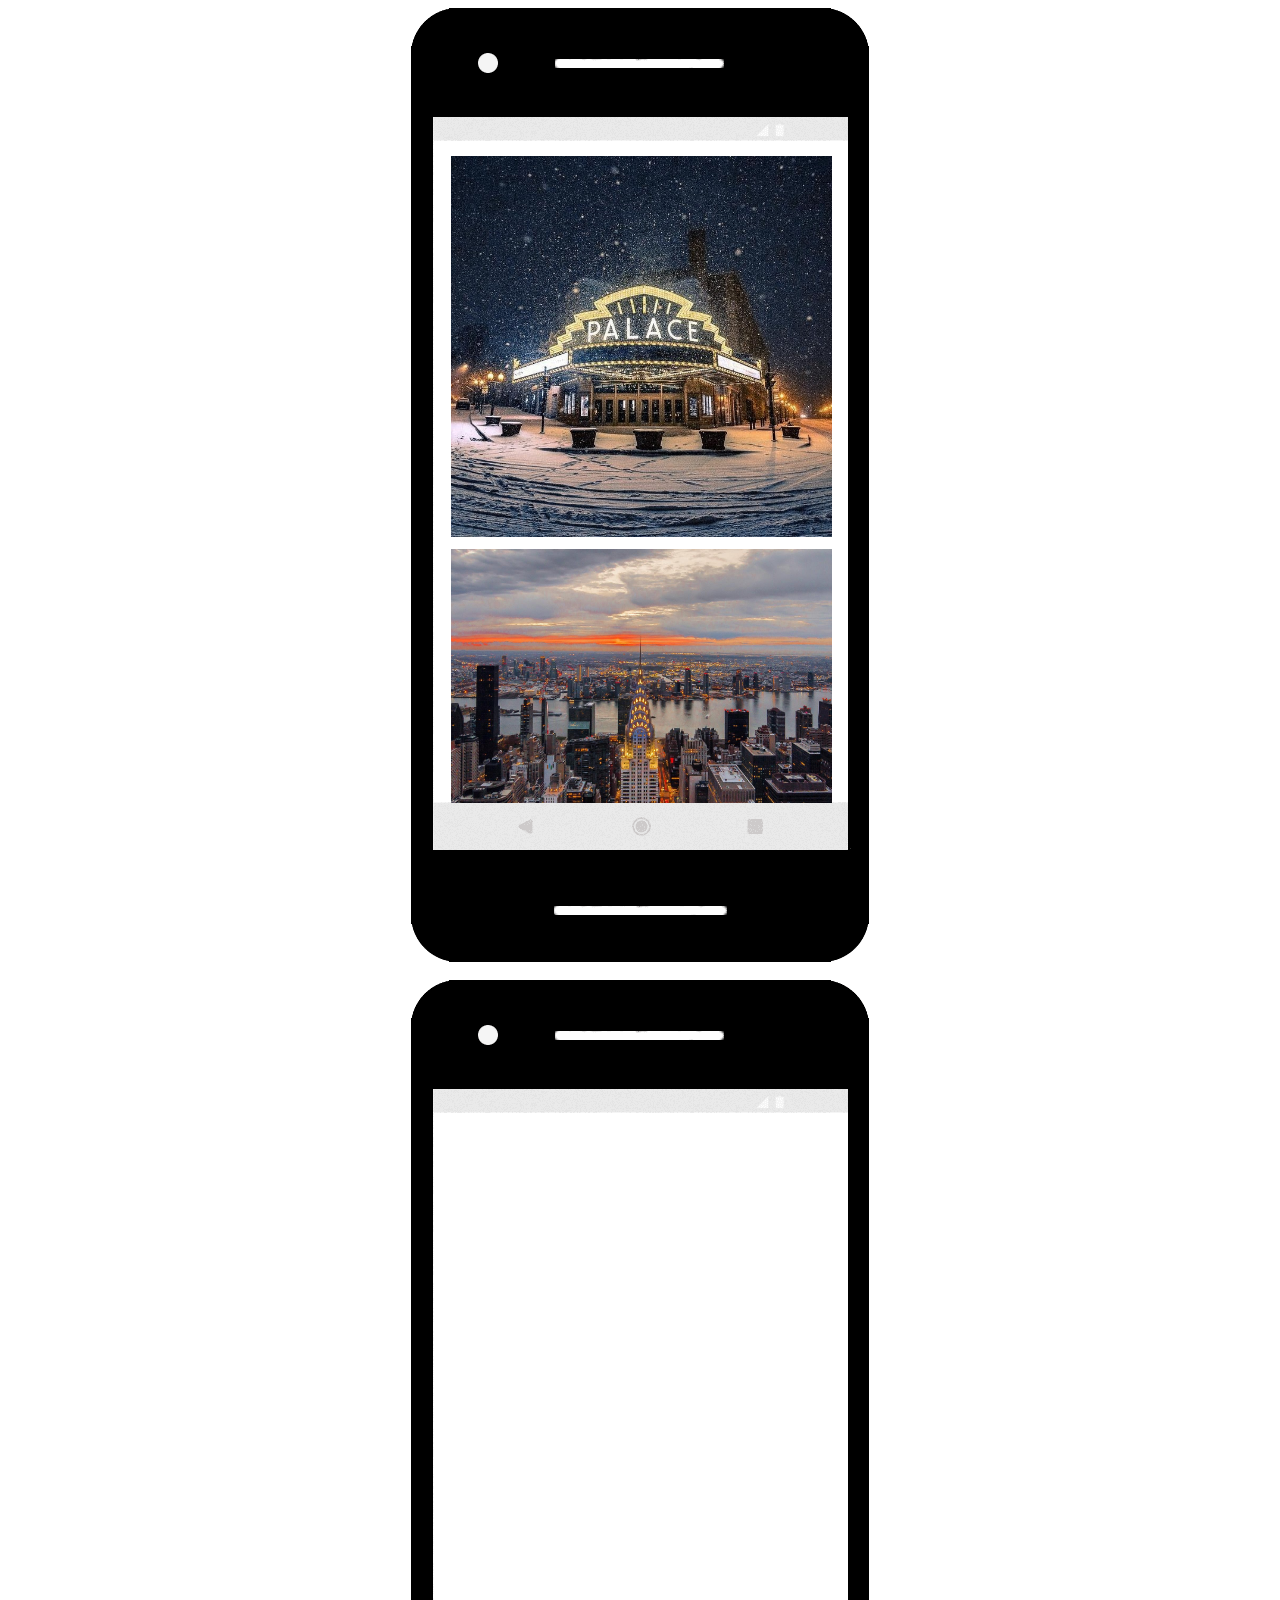
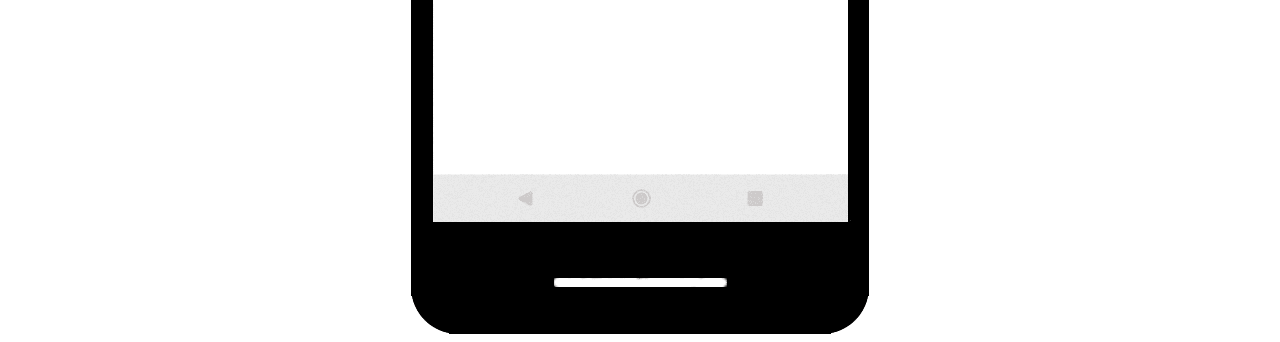
<file: index.html>
<!DOCTYPE html>
<html lang="es">
<head>
    <meta charset="UTF-8">
    
    <meta name="viewport" content="width=device-width, initial-scale=1.0">
    <title>Visaulizador</title>
    <link rel="stylesheet" href="./css/style.css">
</head>
<body>
    <header>
<!-- http://validator.w3.org/ -->
    </header>
    <div id="wrap">
        <div class="center">
            <div id="android-pixel-2-portrait">
                <object class="show-page" type="text/html" data="./galery.html" ></object>

              


            </div>

            <div class="clearfix">&nbsp;</div>

            <div id="android-pixel-2-portrait">
                <embed class="show-page" type="text/html" src="http://controlenvases.eshost.com.ar/" ></embed>

              


            </div>


            
        </div>
    </div>
    <footer>

    </footer>
     <!-- <script src="https://ajax.googleapis.com/ajax/libs/jquery/3.5.1/jquery.min.js"></script>
    <script>
        $(".showPage").html('<object data="http://controlenvases.eshost.com.ar/"/>');
    </script> -->
</body>
</html>
</file>
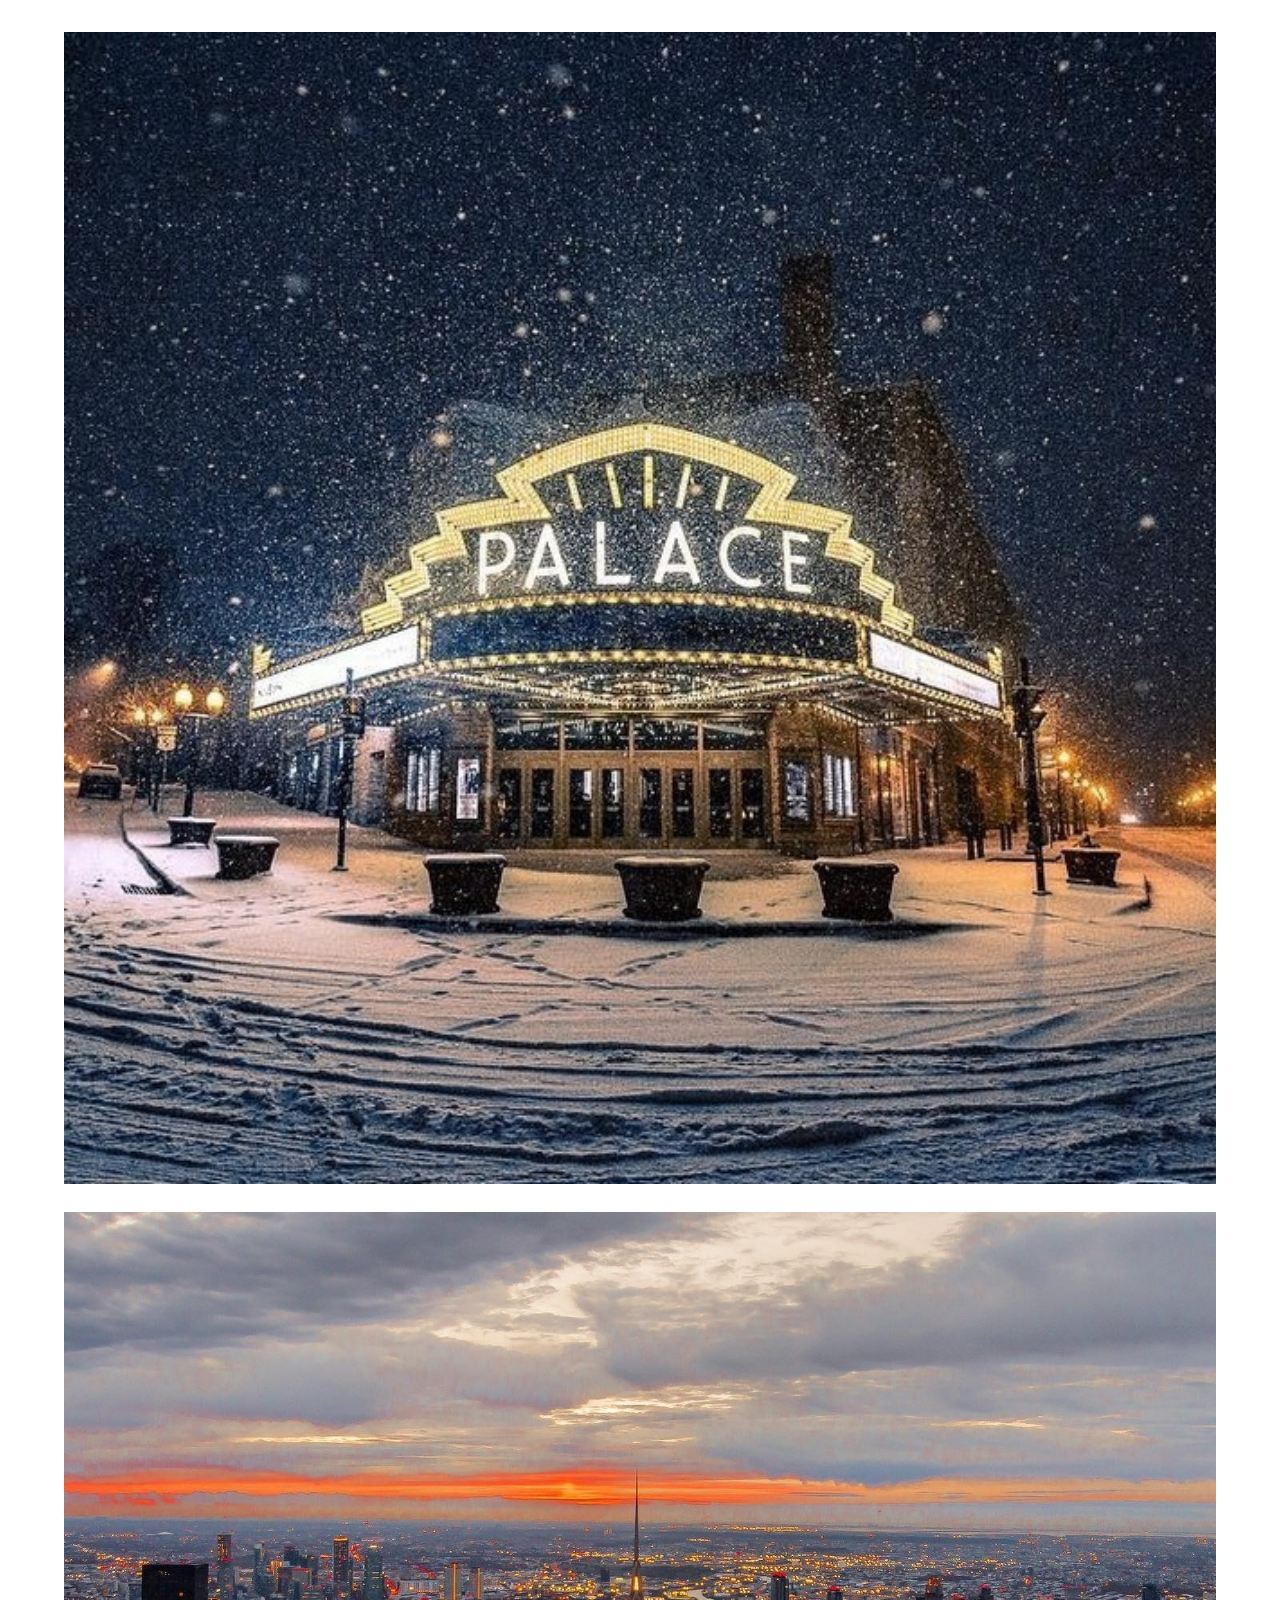
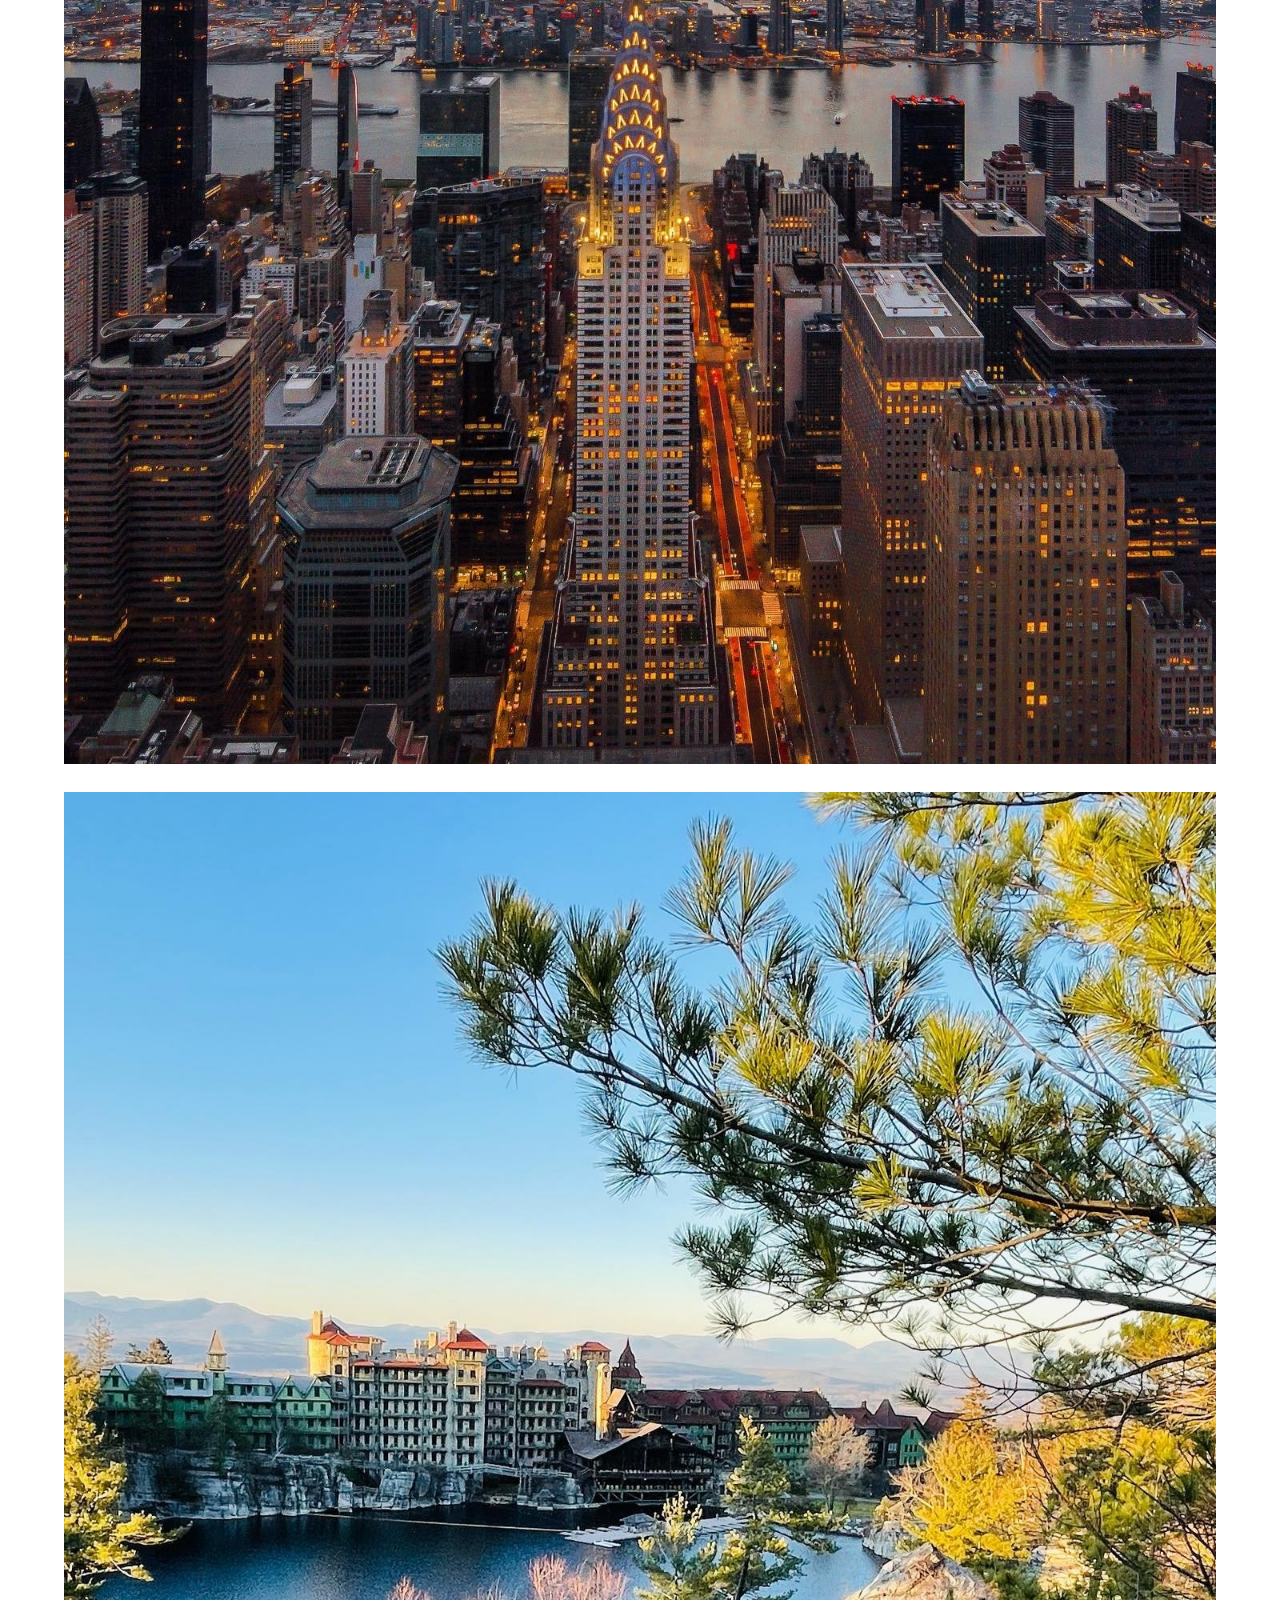
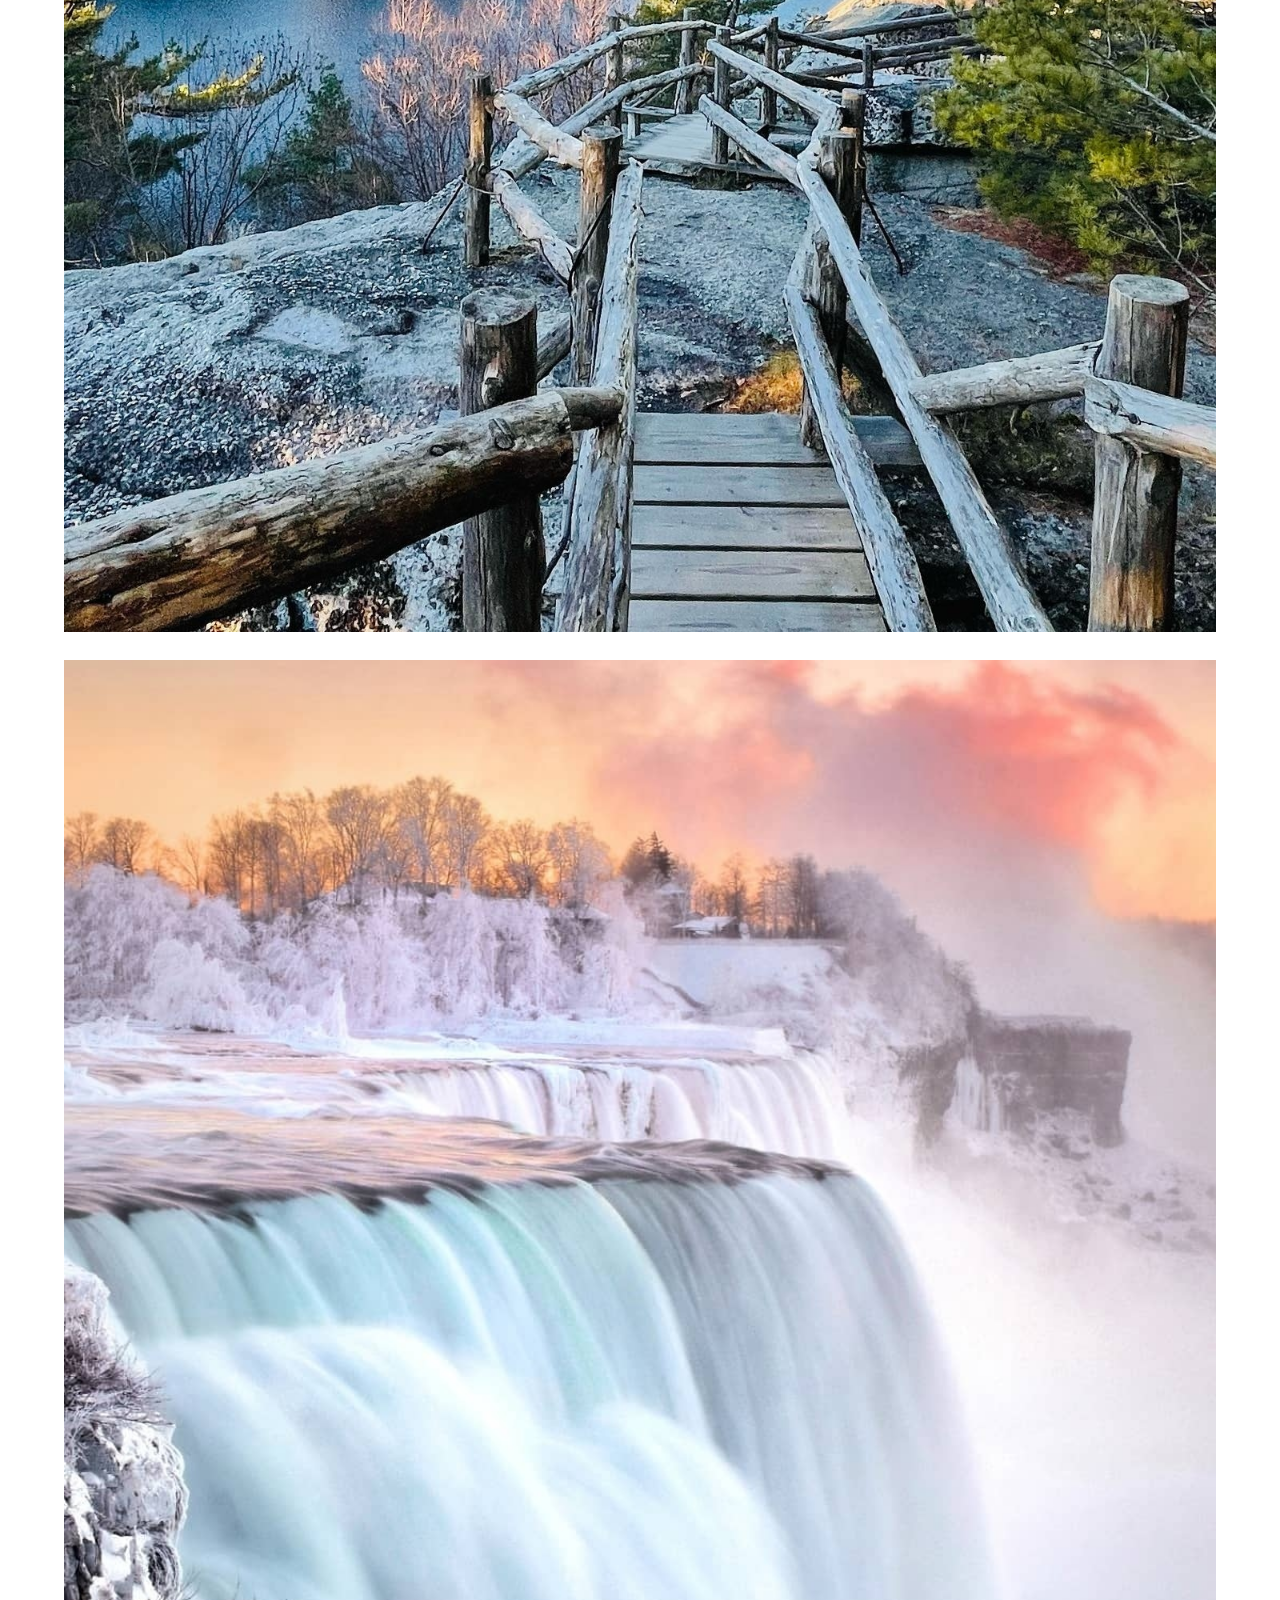
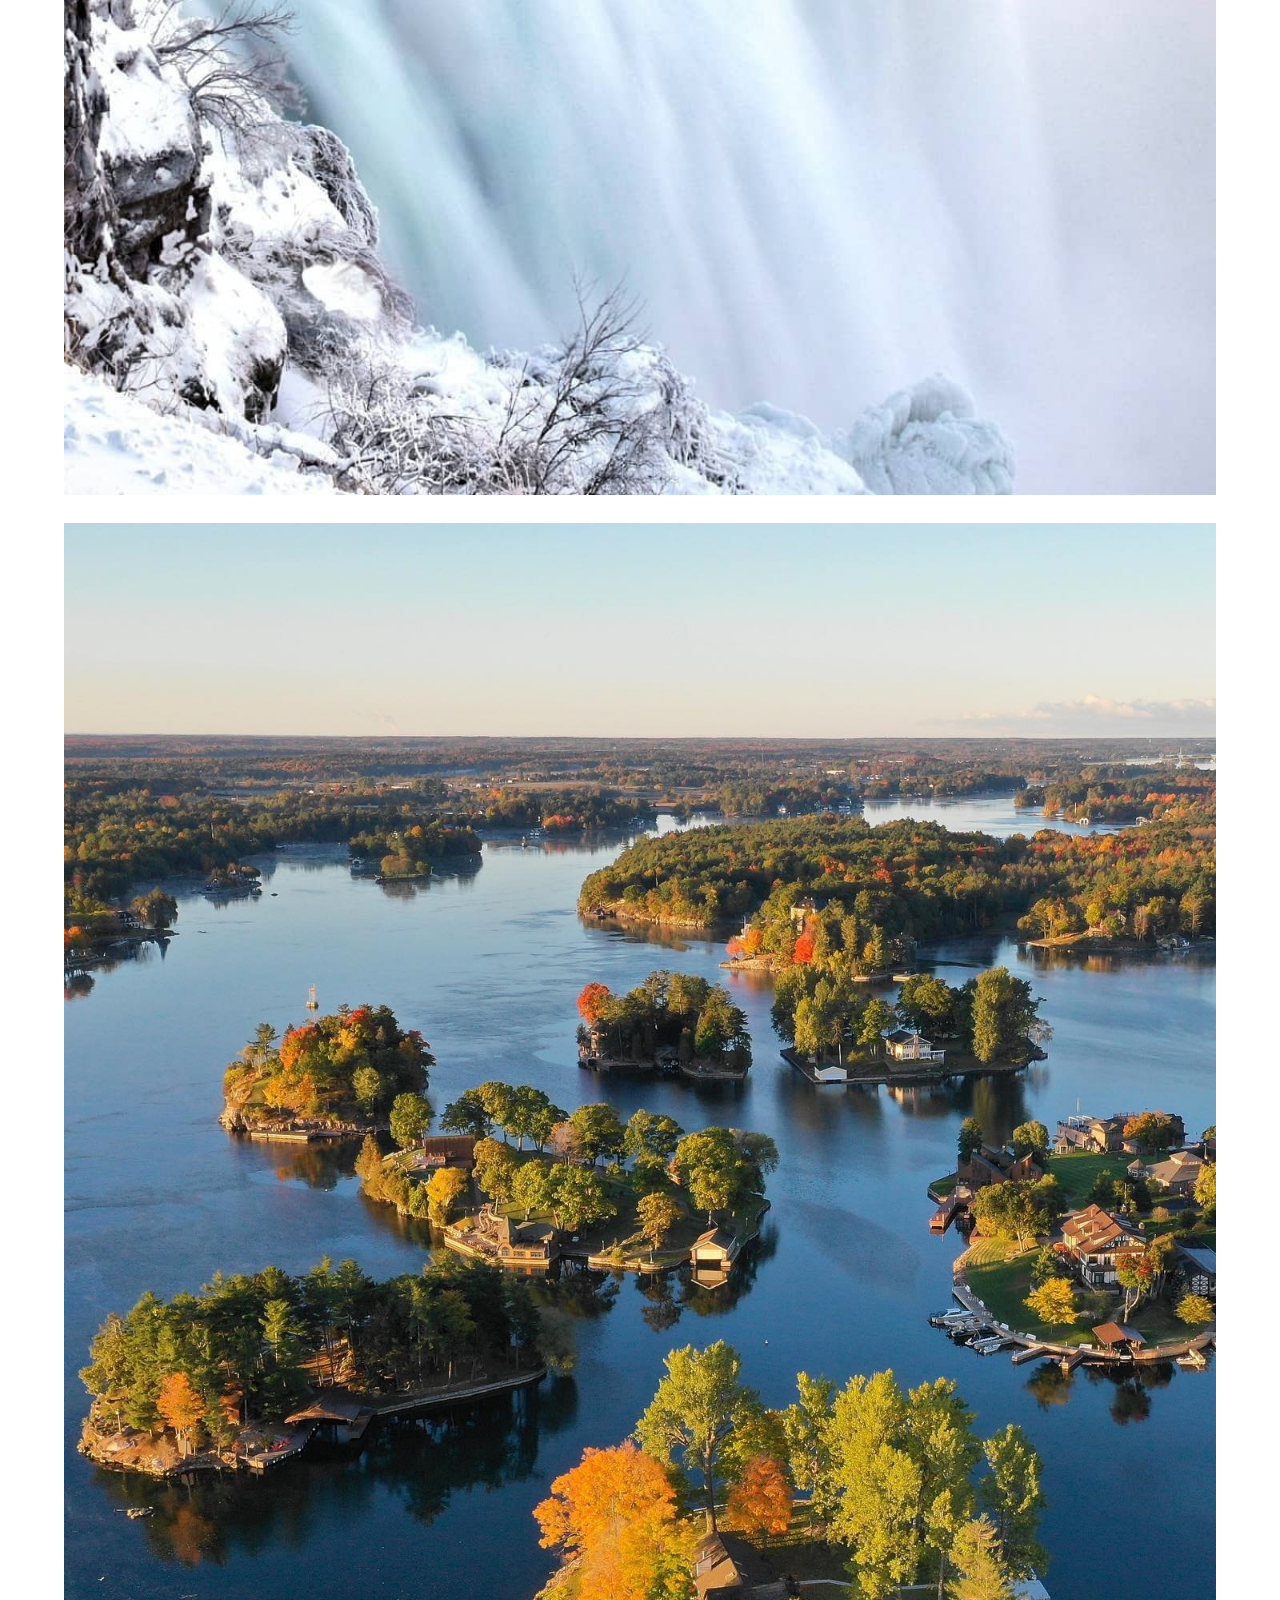
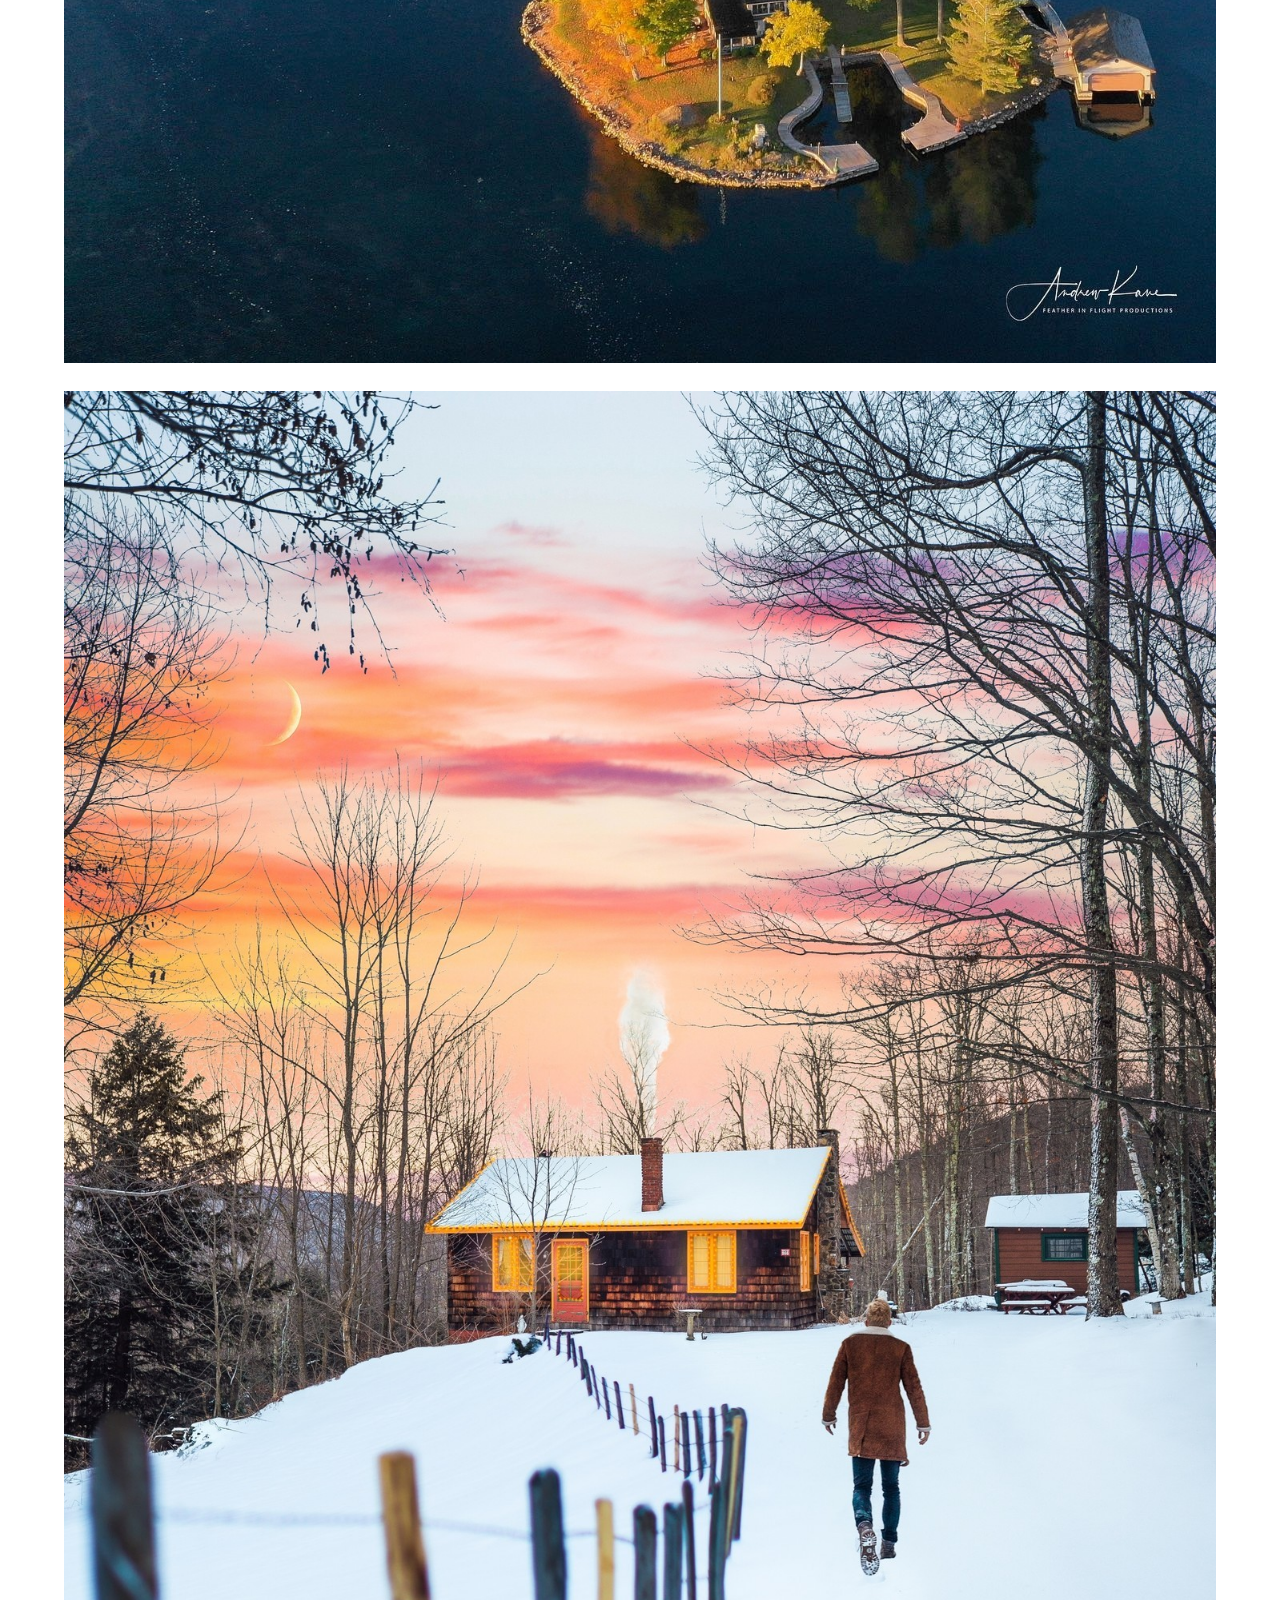
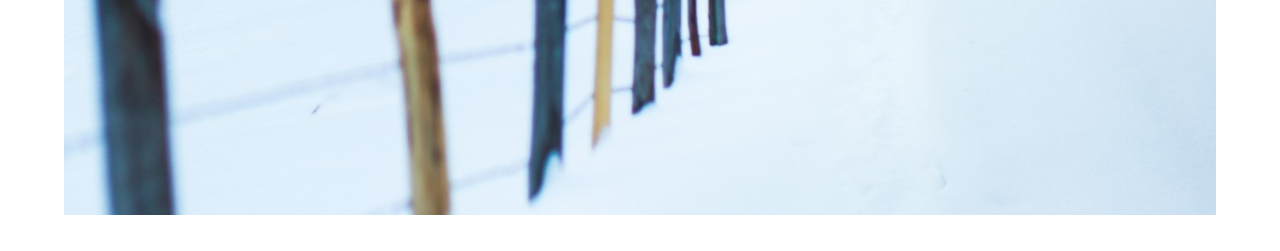
<file: galery.html>
<!DOCTYPE html>
<html lang="es">
<head>
    <meta charset="UTF-8">
    
    <meta name="viewport" content="width=device-width, initial-scale=1.0">
    <title>Visaulizador</title>
    <link rel="stylesheet" href="./css/style.css">
</head>
<body>
    <header>
<!-- http://validator.w3.org/ -->
    </header>
    <div id="wrap">
        <div class="center">
            <div class="galley">
                <div class="item">
                    <img src="./img/inst/ILNY-001.jpg" alt=""/>
                </div>
                <div class="item">
                    <img src="./img/inst/ILNY-002.jpg" alt=""/>
                </div>
                <div class="item">
                    <img src="./img/inst/ILNY-003.jpg" alt=""/>
                </div>
                <div class="item">
                    <img src="./img/inst/ILNY-004.jpg" alt=""/>
                </div>
                <div class="item">
                    <img src="./img/inst/ILNY-005.jpg" alt=""/>
                </div>
                <div class="item">
                    <img src="./img/inst/ILNY-006.jpg" alt=""/>
                </div>
            </div>

        </div>
    </div>
    <footer>

    </footer>
</body>
</html>
</file>
<file: css/style.css>
#wrap {max-width: 1200px; margin: auto;}
.center {text-align: center;}

#android-pixel-2-portrait {width:458px; height: 954px; background-image: url(../img/android-pixel-2-portrait.png);margin: auto; position: relative;}
.show-page{width: 413px;height: 663px;margin: auto;text-align: center;position: absolute;top: 132px;left: 24px;overflow:auto;}

.clearfix {
    clear: both;
    float: none;
    width: 100%;
}

.galley {padding: 1%;}

.item {padding: 1%;}

.item img {width: 100%;}
</file>
